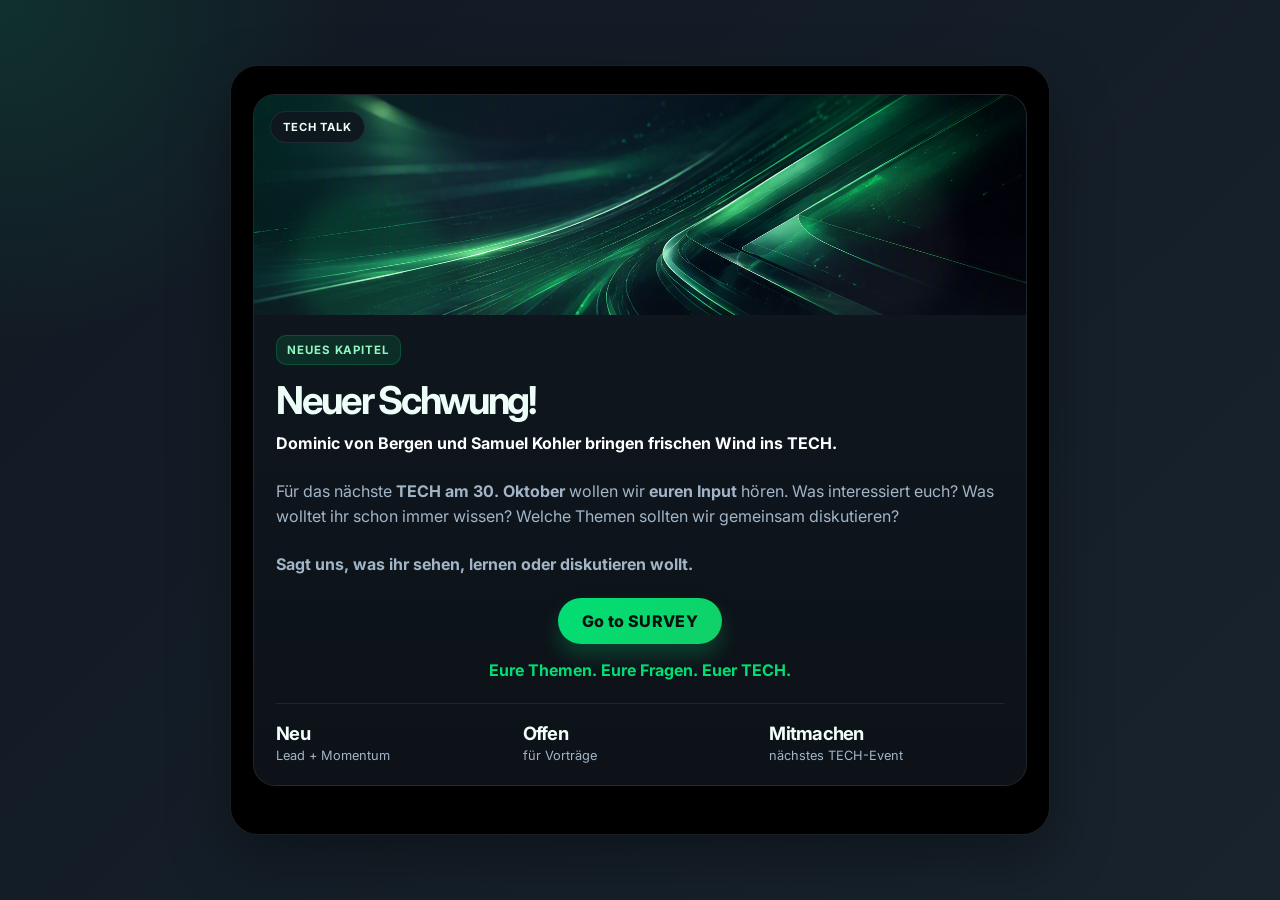
<file: index.html>
<!DOCTYPE html>
<html lang="de">
  <head>
    <meta charset="UTF-8" />
    <meta name="viewport" content="width=device-width, initial-scale=1.0" />
    <title>TECH TALK Kampagne</title>
    <meta name="description" content="Neuer Schwung fürs TECH: Eure Themen. Eure Fragen. Euer TECH." />
    <meta property="og:type" content="website" />
    <meta property="og:title" content="Neuer Schwung fürs TECH" />
    <meta property="og:description" content="Eure Themen. Eure Fragen. Euer TECH." />
    <meta property="og:url" content="https://typonux.github.io/Tech-Talk/" />
    <meta property="og:image" content="https://typonux.github.io/Tech-Talk/Tech%20campaign%20image.png" />
    <meta name="twitter:card" content="summary_large_image" />
    <link rel="preconnect" href="https://fonts.googleapis.com" />
    <link rel="preconnect" href="https://fonts.gstatic.com" crossorigin />
    <link href="https://fonts.googleapis.com/css2?family=Inter:wght@400;500;600;700;800&display=swap" rel="stylesheet" />
    <link rel="stylesheet" href="styles.css" />
  </head>
  <body>
    <div class="page-shell">
      <div class="teams-window">
        <div class="chat-thread">
          <div class="message incoming">
            <div class="message-content">
              <div class="campaign-card">
                <div class="campaign-hero">
                  <div class="hero-badge">TECH TALK</div>
                  <div class="glow-orb orb-one"></div>
                  <div class="glow-orb orb-two"></div>
                </div>

                <div class="campaign-body">
                  <div class="eyebrow">neues Kapitel</div>
                  <h1>Neuer Schwung!</h1>
                  <p><strong>Dominic von Bergen und Samuel Kohler bringen frischen Wind ins TECH.</strong></p>
                  <p>
                    Für das nächste <strong>TECH am 30. Oktober</strong> wollen wir <strong>euren Input</strong> hören.
                    Was interessiert euch? Was wolltet ihr schon immer wissen? Welche Themen sollten wir gemeinsam diskutieren?
                  </p>
                  <p><strong>Sagt uns, was ihr sehen, lernen oder diskutieren wollt.</strong></p>

                  <div class="survey-cta">
                    <a class="primary" href="https://docs.google.com/forms/d/e/1FAIpQLScYJCUl3rzOAPZwIhVGDv-FnRtNM8dyLG1F3VvtbkytawupyQ/viewform?usp=publish-editor" target="_blank" rel="noopener noreferrer">Go to SURVEY</a>
                  </div>

                  <p class="survey-closing"><strong>Eure Themen. Eure Fragen. Euer TECH.</strong></p>

                  <div class="stats-row">
                    <div>
                      <strong>Neu</strong>
                      <span>Lead + Momentum</span>
                    </div>
                    <div>
                      <strong>Offen</strong>
                      <span>für Vorträge</span>
                    </div>
                    <div>
                      <strong>Mitmachen</strong>
                      <span>nächstes TECH-Event</span>
                    </div>
                  </div>

                </div>
              </div>
            </div>
          </div>
        </div>
      </div>
    </div>
  </body>
</html>
</file>
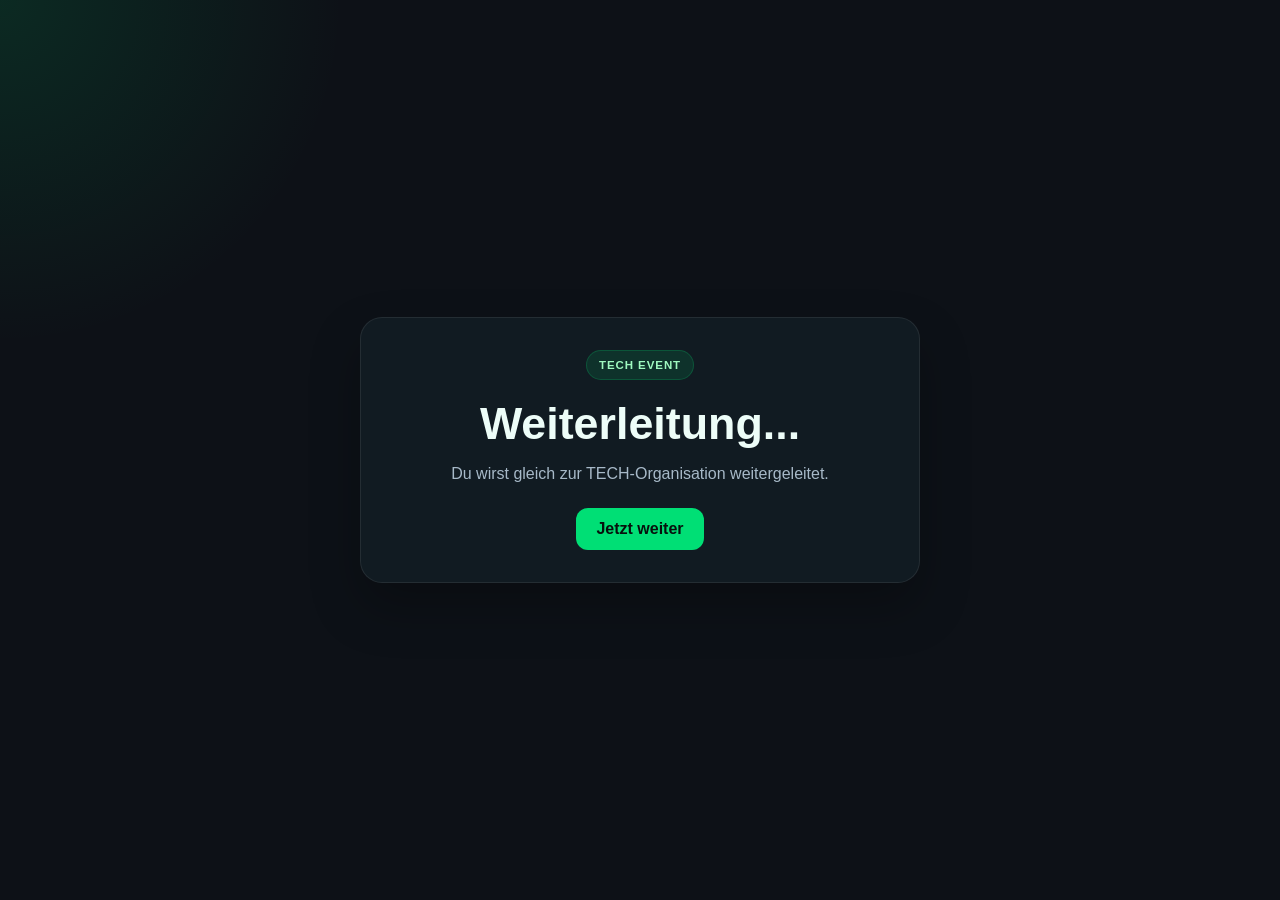
<file: tracking.html>
<!DOCTYPE html>
<html lang="de">
  <head>
    <meta charset="UTF-8" />
    <meta name="viewport" content="width=device-width, initial-scale=1.0" />
    <title>TECH Event – Weiterleitung</title>
    <meta http-equiv="refresh" content="2; url=https://github.com/PRODYNA-TECH/organization" />
    <style>
      :root {
        --bg: #0d1117;
        --panel: #111b22;
        --line: rgba(255,255,255,0.08);
        --text: #edfdf8;
        --muted: #a7b9c8;
        --accent: #00df75;
      }

      * { box-sizing: border-box; }

      body {
        margin: 0;
        min-height: 100vh;
        display: grid;
        place-items: center;
        font-family: Inter, Arial, sans-serif;
        background: radial-gradient(circle at top left, rgba(0,223,117,0.12), transparent 22%), #0d1117;
        color: var(--text);
      }

      .box {
        width: min(90vw, 560px);
        background: var(--panel);
        border: 1px solid var(--line);
        border-radius: 22px;
        padding: 32px 24px;
        text-align: center;
        box-shadow: 0 24px 50px rgba(0, 0, 0, 0.25);
      }

      .tag {
        display: inline-block;
        padding: 8px 12px;
        border-radius: 999px;
        background: rgba(0,223,117,0.12);
        border: 1px solid rgba(0,223,117,0.2);
        color: #9ff9c0;
        font-size: 0.72rem;
        font-weight: 700;
        letter-spacing: 0.08em;
        text-transform: uppercase;
      }

      h1 {
        font-size: clamp(2rem, 4vw, 2.8rem);
        margin: 18px 0 12px;
      }

      p {
        margin: 0;
        line-height: 1.6;
        color: var(--muted);
      }

      a {
        display: inline-block;
        margin-top: 22px;
        text-decoration: none;
        background: var(--accent);
        color: #07110d;
        font-weight: 800;
        padding: 12px 20px;
        border-radius: 12px;
      }
    </style>
  </head>
  <body>
    <div class="box">
      <div class="tag">TECH Event</div>
      <h1>Weiterleitung...</h1>
      <p>Du wirst gleich zur TECH-Organisation weitergeleitet.</p>
      <a href="https://github.com/PRODYNA-TECH/organization">Jetzt weiter</a>
    </div>
  </body>
</html>
</file>
<file: styles.css>
:root {
  --bg-1: #111923;
  --bg-2: #18232d;
  --panel: #101820;
  --panel-alt: #151f2a;
  --chat: #0c141b;
  --line: rgba(255, 255, 255, 0.08);
  --text: #edf7f7;
  --muted: #a2b5c8;
  --soft: #b7b7b7;
  --accent: #00df75;
  --accent-strong: #11d067;
  --shadow: 0 24px 60px rgba(0, 0, 0, 0.35);
}

* {
  box-sizing: border-box;
}

body {
  margin: 0;
  min-height: 100vh;
  display: grid;
  place-items: center;
  font-family: "Inter", sans-serif;
  background:
    radial-gradient(circle at top left, rgba(0, 223, 117, 0.12), transparent 22%),
    linear-gradient(135deg, var(--bg-1), var(--bg-2));
  color: var(--text);
}

.page-shell {
  width: min(100%, 1100px);
  padding: 32px;
}

.teams-window {
  width: min(100%, 820px);
  margin: 0 auto;
  background: rgba(11, 18, 24, 0.9);
  backdrop-filter: blur(18px);
  border: 1px solid rgba(255, 255, 255, 0.06);
  border-radius: 28px;
  box-shadow: var(--shadow);
  overflow: hidden;
}

.teams-header {
  display: flex;
  align-items: center;
  justify-content: space-between;
  padding: 18px 20px 16px;
  border-bottom: 1px solid var(--line);
  background: rgba(16, 24, 32, 0.95);
}

.team-pill {
  display: inline-flex;
  align-items: center;
  gap: 8px;
  background: rgba(255, 255, 255, 0.03);
  border: 1px solid rgba(255, 255, 255, 0.08);
  color: #effdf8;
  font-weight: 700;
  font-size: 0.82rem;
  padding: 8px 12px;
  border-radius: 999px;
}

.dot {
  width: 9px;
  height: 9px;
  display: inline-block;
  border-radius: 50%;
}

.dot.blue { background: var(--accent); }

.header-actions {
  display: flex;
  gap: 10px;
  color: var(--muted);
}

.mini-icon {
  width: 30px;
  height: 30px;
  display: grid;
  place-items: center;
  border-radius: 10px;
  background: rgba(255, 255, 255, 0.02);
  border: 1px solid var(--line);
  font-weight: 700;
}

.chat-thread {
  background: #000000;
  padding: 28px 22px 30px;
}

.message {
  display: flex;
  gap: 14px;
  align-items: flex-start;
  margin-bottom: 18px;
}

.message.incoming {
  justify-content: center;
}

.message.outgoing {
  justify-content: flex-end;
}

.avatar {
  width: 36px;
  height: 36px;
  border-radius: 12px;
  display: grid;
  place-items: center;
  color: #07110e;
  font-weight: 700;
  font-size: 0.8rem;
  background: linear-gradient(135deg, var(--accent), #7ef7c1);
  box-shadow: inset 0 0 0 1px rgba(255,255,255,0.15);
}

.message-content {
  width: 100%;
  max-width: 100%;
}

.name-row {
  display: flex;
  align-items: center;
  gap: 10px;
  margin-bottom: 10px;
  font-size: 0.78rem;
  color: var(--muted);
}

.name-row strong {
  color: var(--text);
  font-size: 0.85rem;
}

.campaign-card {
  background: linear-gradient(180deg, rgba(16, 24, 32, 0.98), rgba(12, 18, 24, 1));
  border: 1px solid var(--line);
  border-radius: 22px;
  overflow: hidden;
  box-shadow: 0 18px 35px rgba(0, 0, 0, 0.25);
}

.campaign-hero {
  position: relative;
  height: 220px;
  overflow: hidden;
  background: #0e171f url("Tech%20campaign%20image.png") center / cover no-repeat;
}

.campaign-hero::before {
  content: "";
  position: absolute;
  inset: 0;
  background:
    linear-gradient(120deg, rgba(0, 223, 117, 0.12), rgba(148, 163, 184, 0.08), transparent 60%),
    radial-gradient(circle at 80% 18%, rgba(0, 223, 117, 0.18), transparent 18%),
    linear-gradient(transparent 0 60%, rgba(255,255,255,0.02));
}

.code-overlay {
  position: absolute;
  inset: 18px 16px auto auto;
  display: flex;
  flex-direction: column;
  gap: 8px;
  padding: 12px 14px;
  border-radius: 12px;
  background: rgba(8, 14, 20, 0.8);
  border: 1px solid rgba(255, 255, 255, 0.07);
  box-shadow: 0 0 0 1px rgba(0, 223, 117, 0.08);
  backdrop-filter: blur(10px);
}

.code-line {
  font-family: "SFMono-Regular", Consolas, "Liberation Mono", monospace;
  font-size: 0.72rem;
  color: #dfeef5;
  white-space: nowrap;
}

.glow-orb {
  position: absolute;
  border-radius: 50%;
  filter: blur(12px);
  opacity: 0.75;
}

.orb-one {
  width: 150px;
  height: 150px;
  background: rgba(0, 223, 117, 0.18);
  left: 40px;
  bottom: -25px;
}

.orb-two {
  width: 170px;
  height: 170px;
  background: rgba(255,255,255,0.06);
  right: 70px;
  bottom: -10px;
}

.hero-badge {
  position: absolute;
  top: 16px;
  left: 16px;
  z-index: 2;
  padding: 8px 12px;
  border-radius: 999px;
  background: rgba(15, 23, 29, 0.9);
  border: 1px solid rgba(255, 255, 255, 0.08);
  color: #eefff7;
  font-size: 0.7rem;
  font-weight: 700;
  letter-spacing: 0.08em;
  text-transform: uppercase;
}

.campaign-body {
  padding: 20px 22px 22px;
}

.eyebrow {
  display: inline-block;
  background: rgba(0, 223, 117, 0.12);
  border: 1px solid rgba(0, 223, 117, 0.2);
  color: #95f5c2;
  font-size: 0.72rem;
  font-weight: 700;
  letter-spacing: 0.08em;
  text-transform: uppercase;
  padding: 7px 10px;
  border-radius: 10px;
}

.campaign-body h1 {
  margin: 14px 0 10px;
  font-size: clamp(1.9rem, 3vw, 2.7rem);
  line-height: 1.1;
  letter-spacing: -0.06em;
  color: #edfdf8;
}

.campaign-body p {
  margin: 0;
  font-size: 1rem;
  line-height: 1.6;
  color: var(--muted);
}

.campaign-body p:first-of-type strong {
  color: #ffffff;
}

.campaign-body p + p {
  margin-top: 22px;
}

.tag-row {
  display: flex;
  flex-wrap: wrap;
  gap: 8px;
  margin-top: 18px;
}

.tag-row span {
  padding: 7px 10px;
  border-radius: 999px;
  background: rgba(255, 255, 255, 0.02);
  border: 1px solid rgba(255, 255, 255, 0.08);
  color: #e7fbf5;
  font-size: 0.74rem;
  font-weight: 600;
}

.stats-row {
  display: grid;
  grid-template-columns: repeat(3, minmax(0, 1fr));
  gap: 12px;
  margin-top: 20px;
  padding-top: 18px;
  border-top: 1px solid var(--line);
}

.stats-row div {
  display: flex;
  flex-direction: column;
  gap: 4px;
}

.stats-row strong {
  font-size: 1.15rem;
  letter-spacing: -0.04em;
  color: #f2fff9;
}

.stats-row span {
  color: var(--muted);
  font-size: 0.8rem;
}

.cta-row {
  display: flex;
  gap: 12px;
  margin-top: 20px;
}

button {
  appearance: none;
  border: 0;
  border-radius: 12px;
  font: inherit;
  font-weight: 700;
  padding: 12px 18px;
  cursor: pointer;
  transition: transform 0.18s ease, box-shadow 0.18s ease;
}

button:hover {
  transform: translateY(-1px);
}

.primary {
  background: linear-gradient(135deg, var(--accent), var(--accent-strong));
  color: #07110d;
  box-shadow: 0 12px 20px rgba(0, 223, 117, 0.22);
}

.survey-cta {
  margin-top: 20px;
  text-align: center;
}

.survey-cta .primary {
  display: inline-flex;
  align-items: center;
  justify-content: center;
  min-height: 46px;
  padding: 12px 24px;
  border-radius: 999px;
  font-weight: 800;
  text-decoration: none;
  letter-spacing: 0.02em;
  transition: transform 0.18s ease, box-shadow 0.18s ease, filter 0.18s ease;
}

.survey-cta .primary:hover {
  transform: translateY(-2px);
  filter: brightness(1.08);
  box-shadow: 0 15px 26px rgba(0, 223, 117, 0.3);
}

.campaign-body p.survey-closing {
  margin-top: 14px;
  text-align: center;
}

.campaign-body p.survey-closing strong {
  color: var(--accent);
}

.secondary {
  background: rgba(255, 255, 255, 0.02);
  border: 1px solid rgba(255, 255, 255, 0.08);
  color: #effdf8;
}

.message.outgoing .message-content.inline {
  max-width: 72%;
}

.bubble {
  display: inline-block;
  background: linear-gradient(135deg, rgba(0, 223, 117, 0.08), rgba(255, 255, 255, 0.02));
  color: var(--text);
  border: 1px solid rgba(0, 223, 117, 0.14);
  border-radius: 18px 18px 6px 18px;
  padding: 14px 16px;
  font-size: 0.96rem;
  line-height: 1.5;
  box-shadow: 0 10px 20px rgba(0, 0, 0, 0.15);
}

@media (max-width: 700px) {
  .page-shell {
    padding: 16px;
  }

  .teams-window {
    border-radius: 20px;
  }

  .campaign-hero {
    height: 180px;
  }

  .campaign-body {
    padding: 18px 16px 18px;
  }

  .cta-row {
    flex-direction: column;
  }

  .stats-row {
    grid-template-columns: 1fr;
  }
}
</file>
